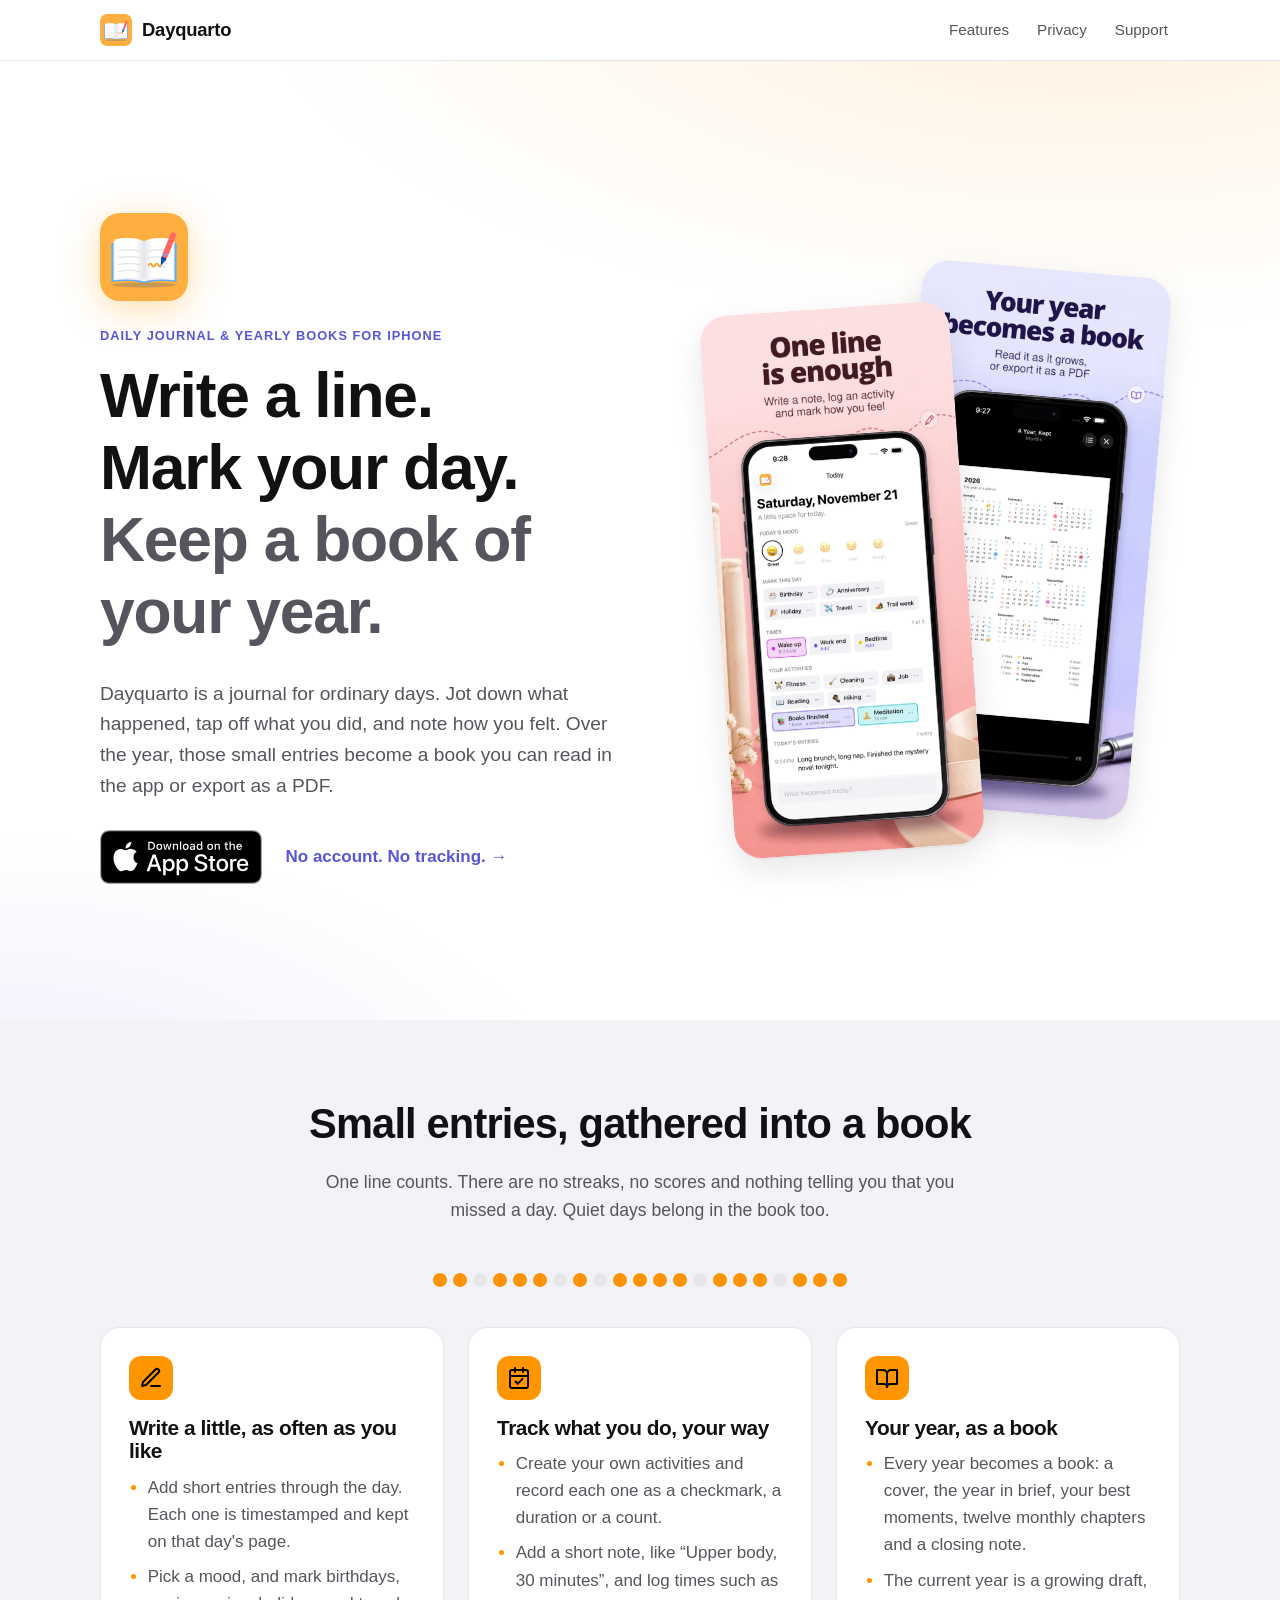
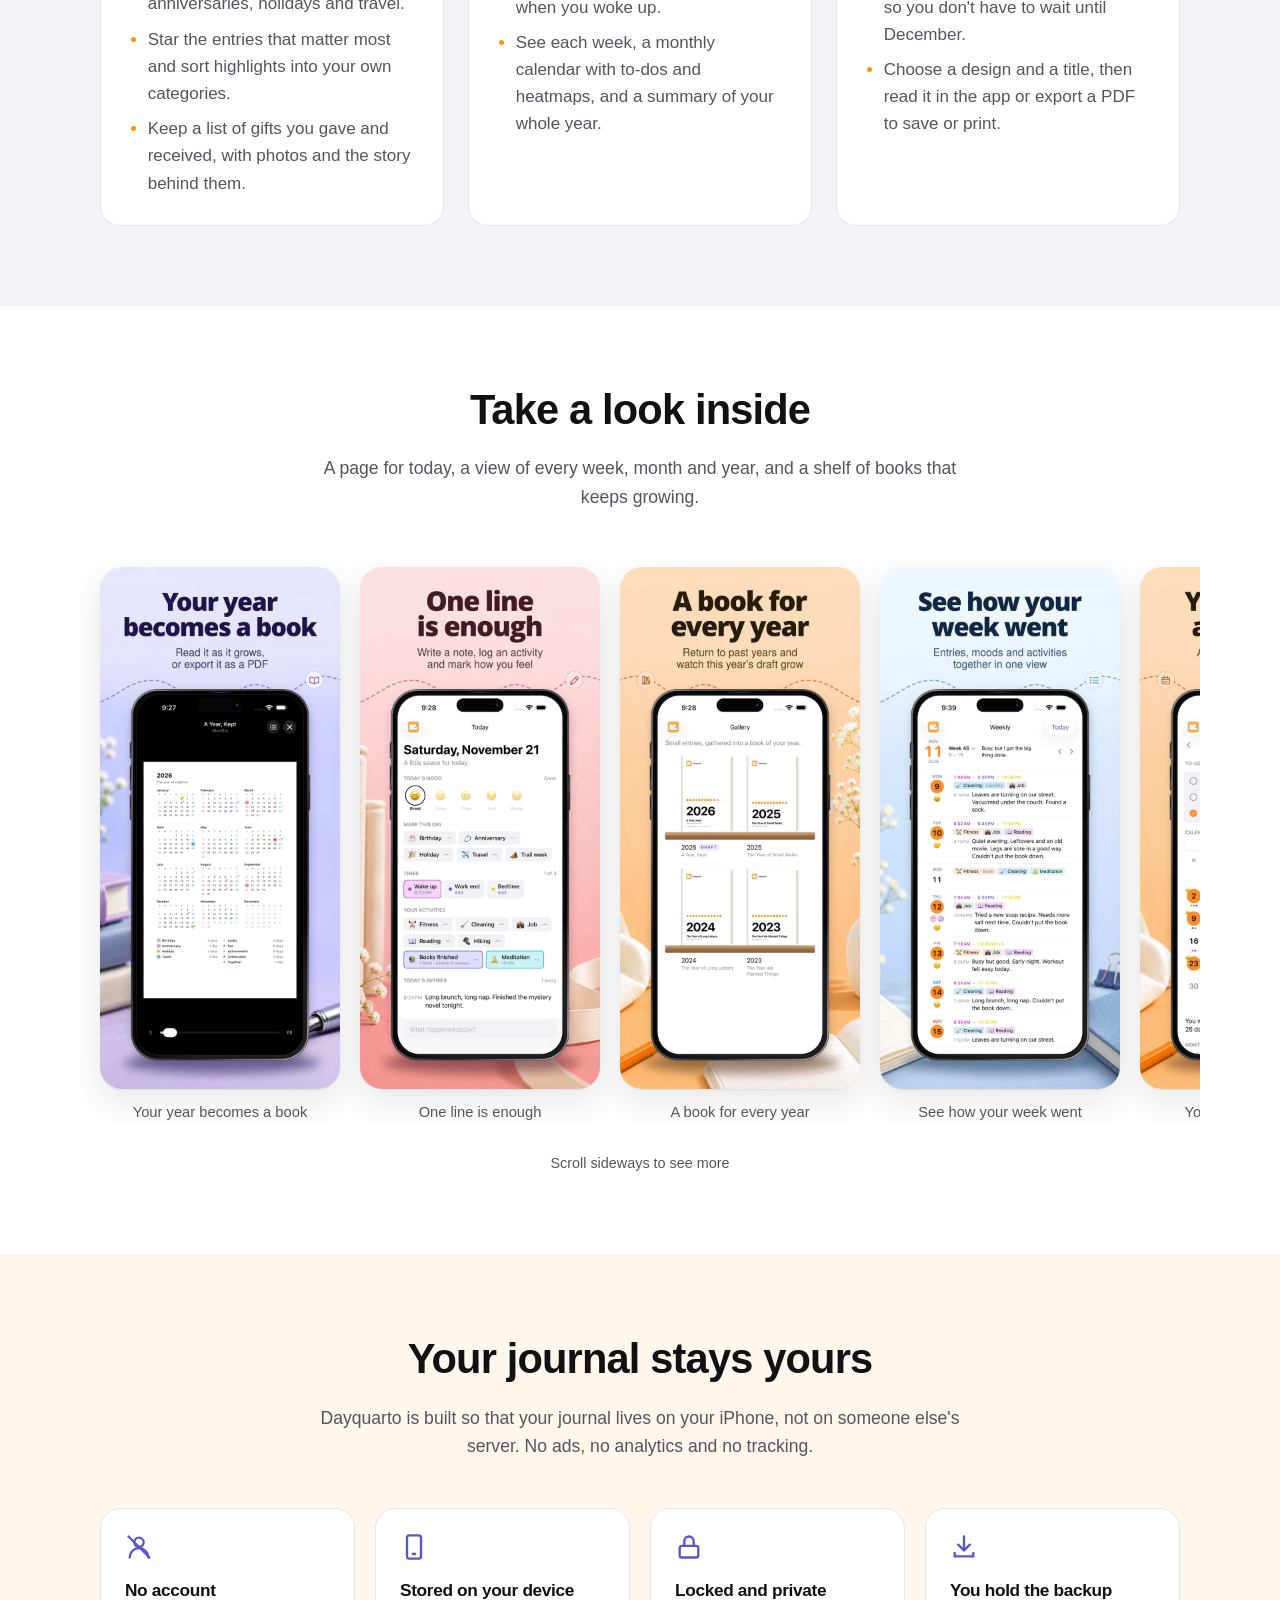
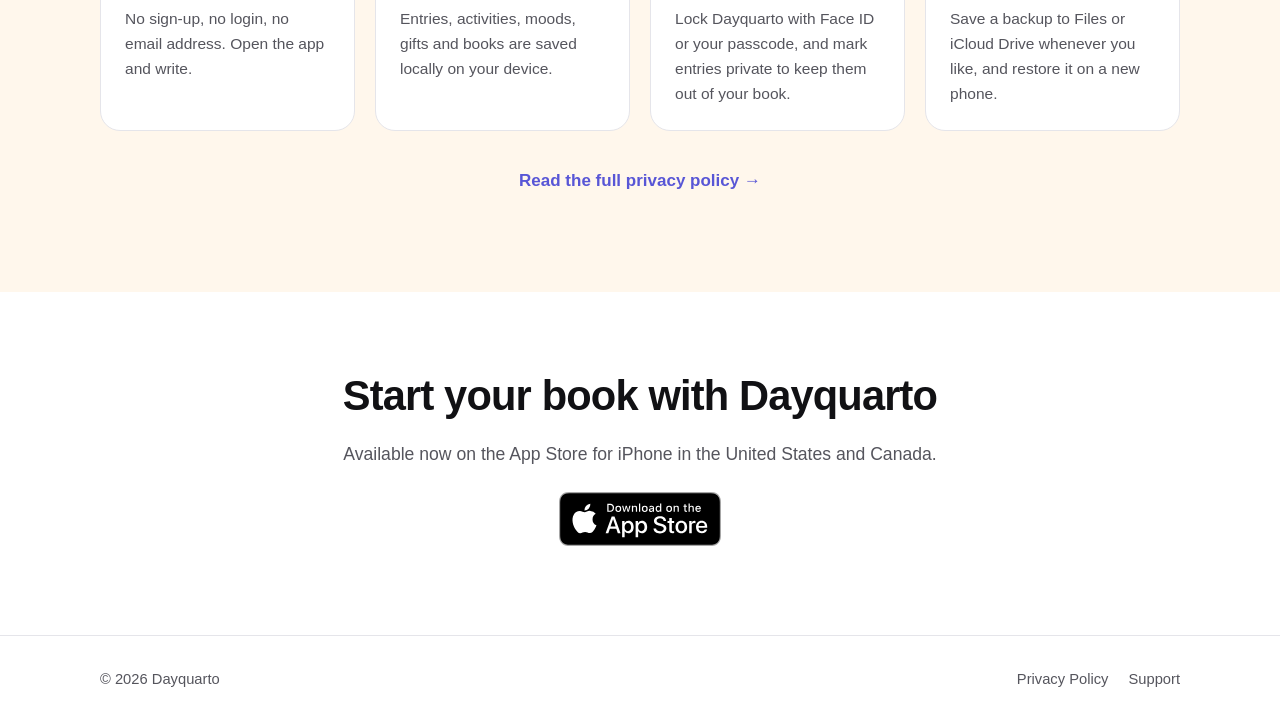
<file: index.html>
<!doctype html>
<html lang="en">
<head>
  <meta charset="utf-8">
  <meta name="viewport" content="width=device-width, initial-scale=1, viewport-fit=cover">
  <title>Dayquarto — Daily Journal &amp; Yearly Books for iPhone</title>
  <meta name="description" content="Write a line, log what you did, and watch your year become a book. Read it as it grows, or export it as a PDF. No account. Your journal stays on your device.">
  <meta name="theme-color" content="#ff9500">
  <meta name="apple-itunes-app" content="app-id=6837997594">
  <link rel="canonical" href="https://dayquarto.com/">
  <link rel="icon" href="assets/img/favicon.svg" type="image/svg+xml">
  <link rel="apple-touch-icon" href="assets/img/apple-touch-icon.png">
  <meta property="og:type" content="website">
  <meta property="og:site_name" content="Dayquarto">
  <meta property="og:title" content="Dayquarto — Write a line. Mark your day. Keep a book of your year.">
  <meta property="og:description" content="A daily journal for ordinary days. Small entries, activities and moods grow into a book of your year that you can read in the app or export as a PDF.">
  <meta property="og:url" content="https://dayquarto.com/">
  <meta property="og:image" content="https://dayquarto.com/assets/img/icon-512.png">
  <link rel="stylesheet" href="assets/css/style.css?v=1">
</head>
<body>
  <a class="skip-link" href="#main">Skip to content</a>

  <header class="site-header">
    <div class="wrap">
      <a class="brand" href="./" aria-label="Dayquarto home">
        <img src="assets/img/favicon.svg" alt="" width="32" height="32">
        Dayquarto
      </a>
      <nav class="site-nav" aria-label="Main">
        <a href="#features">Features</a>
        <a href="privacy/">Privacy</a>
        <a href="support/">Support</a>
      </nav>
    </div>
  </header>

  <main id="main">
    <section class="hero" aria-labelledby="hero-title">
      <div class="wrap">
        <div>
          <img class="app-icon" src="assets/img/favicon.svg" alt="Dayquarto app icon" width="88" height="88">
          <span class="eyebrow">Daily journal &amp; yearly books for iPhone</span>
          <h1 id="hero-title">
            <span>Write a line.</span>
            <span>Mark your day.</span>
            <span class="muted">Keep a book of your year.</span>
          </h1>
          <p class="lede">Dayquarto is a journal for ordinary days. Jot down what happened, tap off what you did, and note how you felt. Over the year, those small entries become a book you can read in the app or export as a PDF.</p>
          <div class="hero-actions">
            <a class="store-badge" href="https://apps.apple.com/app/id6837997594" rel="noopener">
              <img src="assets/img/app-store-badge.svg" alt="Download on the App Store" width="162" height="54">
            </a>
            <a class="btn-link" href="#privacy">No account. No tracking. &rarr;</a>
          </div>
        </div>
        <div class="hero-art" aria-hidden="true">
          <img class="back" src="assets/img/01-yearly-book.webp" alt="" width="720" height="1566" fetchpriority="high">
          <img class="front" src="assets/img/02-daily-journal.webp" alt="" width="720" height="1566" fetchpriority="high">
        </div>
      </div>
    </section>

    <section id="features" class="soft" aria-labelledby="features-title">
      <div class="wrap">
        <div class="section-head">
          <h2 id="features-title">Small entries, gathered into a book</h2>
          <p>One line counts. There are no streaks, no scores and nothing telling you that you missed a day. Quiet days belong in the book too.</p>
        </div>
        <div class="dots" aria-hidden="true">
          <span class="on"></span><span class="on"></span><span></span><span class="on"></span><span class="on"></span><span class="on"></span><span></span>
          <span class="on"></span><span></span><span class="on"></span><span class="on"></span><span class="on"></span><span class="on"></span><span></span>
          <span class="on"></span><span class="on"></span><span class="on"></span><span></span><span class="on"></span><span class="on"></span><span class="on"></span>
        </div>
        <div class="pillars">
          <article class="pillar">
            <div class="icon"><svg viewBox="0 0 24 24" fill="none" stroke="currentColor" stroke-width="2" stroke-linecap="round" stroke-linejoin="round" aria-hidden="true"><path d="M12 20h9"/><path d="M16.5 3.5a2.1 2.1 0 0 1 3 3L7 19l-4 1 1-4z"/></svg></div>
            <h3>Write a little, as often as you like</h3>
            <ul>
              <li>Add short entries through the day. Each one is timestamped and kept on that day's page.</li>
              <li>Pick a mood, and mark birthdays, anniversaries, holidays and travel.</li>
              <li>Star the entries that matter most and sort highlights into your own categories.</li>
              <li>Keep a list of gifts you gave and received, with photos and the story behind them.</li>
            </ul>
          </article>
          <article class="pillar">
            <div class="icon"><svg viewBox="0 0 24 24" fill="none" stroke="currentColor" stroke-width="2" stroke-linecap="round" stroke-linejoin="round" aria-hidden="true"><rect x="3" y="4" width="18" height="18" rx="2"/><path d="M16 2v4M8 2v4M3 10h18"/><path d="M8.5 15.5l2.2 2.2 4.8-4.8"/></svg></div>
            <h3>Track what you do, your way</h3>
            <ul>
              <li>Create your own activities and record each one as a checkmark, a duration or a count.</li>
              <li>Add a short note, like &ldquo;Upper body, 30 minutes&rdquo;, and log times such as when you woke up.</li>
              <li>See each week, a monthly calendar with to-dos and heatmaps, and a summary of your whole year.</li>
            </ul>
          </article>
          <article class="pillar">
            <div class="icon"><svg viewBox="0 0 24 24" fill="none" stroke="currentColor" stroke-width="2" stroke-linecap="round" stroke-linejoin="round" aria-hidden="true"><path d="M2 4h6a4 4 0 0 1 4 4v13a3 3 0 0 0-3-3H2z"/><path d="M22 4h-6a4 4 0 0 0-4 4v13a3 3 0 0 1 3-3h7z"/></svg></div>
            <h3>Your year, as a book</h3>
            <ul>
              <li>Every year becomes a book: a cover, the year in brief, your best moments, twelve monthly chapters and a closing note.</li>
              <li>The current year is a growing draft, so you don't have to wait until December.</li>
              <li>Choose a design and a title, then read it in the app or export a PDF to save or print.</li>
            </ul>
          </article>
        </div>
      </div>
    </section>

    <section aria-labelledby="tour-title">
      <div class="wrap">
        <div class="section-head">
          <h2 id="tour-title">Take a look inside</h2>
          <p>A page for today, a view of every week, month and year, and a shelf of books that keeps growing.</p>
        </div>
        <div class="gallery" tabindex="0" aria-label="App screenshots">
          <figure>
            <img src="assets/img/01-yearly-book.webp" width="720" height="1566" loading="lazy" alt="Book reader showing the year at a glance: twelve small month calendars with marked days, and a legend of day marks and highlights.">
            <figcaption>Your year becomes a book</figcaption>
          </figure>
          <figure>
            <img src="assets/img/02-daily-journal.webp" width="720" height="1566" loading="lazy" alt="Today page with the day's mood, day marks, logged times, activity chips and a short timestamped entry.">
            <figcaption>One line is enough</figcaption>
          </figure>
          <figure>
            <img src="assets/img/03-book-gallery.webp" width="720" height="1566" loading="lazy" alt="Gallery shelf with a book for each year: 2026 marked as a draft, then 2025, 2024 and 2023.">
            <figcaption>A book for every year</figcaption>
          </figure>
          <figure>
            <img src="assets/img/04-weekly-view.webp" width="720" height="1566" loading="lazy" alt="Weekly page listing each day with its times, activities, mood and entries.">
            <figcaption>See how your week went</figcaption>
          </figure>
          <figure>
            <img src="assets/img/05-monthly-calendar.webp" width="720" height="1566" loading="lazy" alt="Monthly page with a to-do list and a calendar where days with entries are filled orange.">
            <figcaption>Your month at a glance</figcaption>
          </figure>
          <figure>
            <img src="assets/img/06-yearly-summary.webp" width="720" height="1566" loading="lazy" alt="Yearly page with a goals and wishes list, a heatmap of the year, and activity rows with twelve month squares.">
            <figcaption>See what you did this year</figcaption>
          </figure>
          <figure>
            <img src="assets/img/07-gift-journal.webp" width="720" height="1566" loading="lazy" alt="Gifts list grouped by month, each with a photo, who it was from or for, the occasion and a short story.">
            <figcaption>Remember every gift</figcaption>
          </figure>
          <figure>
            <img src="assets/img/08-privacy.webp" width="720" height="1566" loading="lazy" alt="Settings with the daily reminder, Lock with Face ID, and options to save and restore a backup.">
            <figcaption>Your journal stays private</figcaption>
          </figure>
        </div>
        <p class="gallery-hint">Scroll sideways to see more</p>
      </div>
    </section>

    <section id="privacy" class="warm" aria-labelledby="privacy-title">
      <div class="wrap">
        <div class="section-head">
          <h2 id="privacy-title">Your journal stays yours</h2>
          <p>Dayquarto is built so that your journal lives on your iPhone, not on someone else's server. No ads, no analytics and no tracking.</p>
        </div>
        <div class="privacy-grid">
          <div class="privacy-card">
            <svg viewBox="0 0 24 24" fill="none" stroke="currentColor" stroke-width="2" stroke-linecap="round" stroke-linejoin="round" aria-hidden="true"><circle cx="12" cy="8" r="4"/><path d="M4 21a8 8 0 0 1 16 0"/><path d="M3 3l18 18"/></svg>
            <h3>No account</h3>
            <p>No sign-up, no login, no email address. Open the app and write.</p>
          </div>
          <div class="privacy-card">
            <svg viewBox="0 0 24 24" fill="none" stroke="currentColor" stroke-width="2" stroke-linecap="round" stroke-linejoin="round" aria-hidden="true"><rect x="6" y="2" width="12" height="20" rx="2"/><path d="M11 18h2"/></svg>
            <h3>Stored on your device</h3>
            <p>Entries, activities, moods, gifts and books are saved locally on your device.</p>
          </div>
          <div class="privacy-card">
            <svg viewBox="0 0 24 24" fill="none" stroke="currentColor" stroke-width="2" stroke-linecap="round" stroke-linejoin="round" aria-hidden="true"><rect x="4" y="11" width="16" height="10" rx="2"/><path d="M8 11V7a4 4 0 0 1 8 0v4"/></svg>
            <h3>Locked and private</h3>
            <p>Lock Dayquarto with Face ID or your passcode, and mark entries private to keep them out of your book.</p>
          </div>
          <div class="privacy-card">
            <svg viewBox="0 0 24 24" fill="none" stroke="currentColor" stroke-width="2" stroke-linecap="round" stroke-linejoin="round" aria-hidden="true"><path d="M12 3v12M7 10l5 5 5-5"/><path d="M4 17v3h16v-3"/></svg>
            <h3>You hold the backup</h3>
            <p>Save a backup to Files or iCloud Drive whenever you like, and restore it on a new phone.</p>
          </div>
        </div>
        <p class="center"><a class="btn-link" href="privacy/">Read the full privacy policy &rarr;</a></p>
      </div>
    </section>

    <section class="download" aria-labelledby="download-title">
      <div class="wrap">
        <h2 id="download-title">Start your book with Dayquarto</h2>
        <p>Available now on the App Store for iPhone in the United States and Canada.</p>
        <a class="store-badge" href="https://apps.apple.com/app/id6837997594" rel="noopener">
          <img src="assets/img/app-store-badge.svg" alt="Download on the App Store" width="162" height="54">
        </a>
      </div>
    </section>
  </main>

  <footer class="site-footer">
    <div class="wrap">
      <span>&copy; 2026 Dayquarto</span>
      <nav aria-label="Footer">
        <a href="privacy/">Privacy Policy</a>
        <a href="support/">Support</a>
      </nav>
    </div>
  </footer>
</body>
</html>
</file>
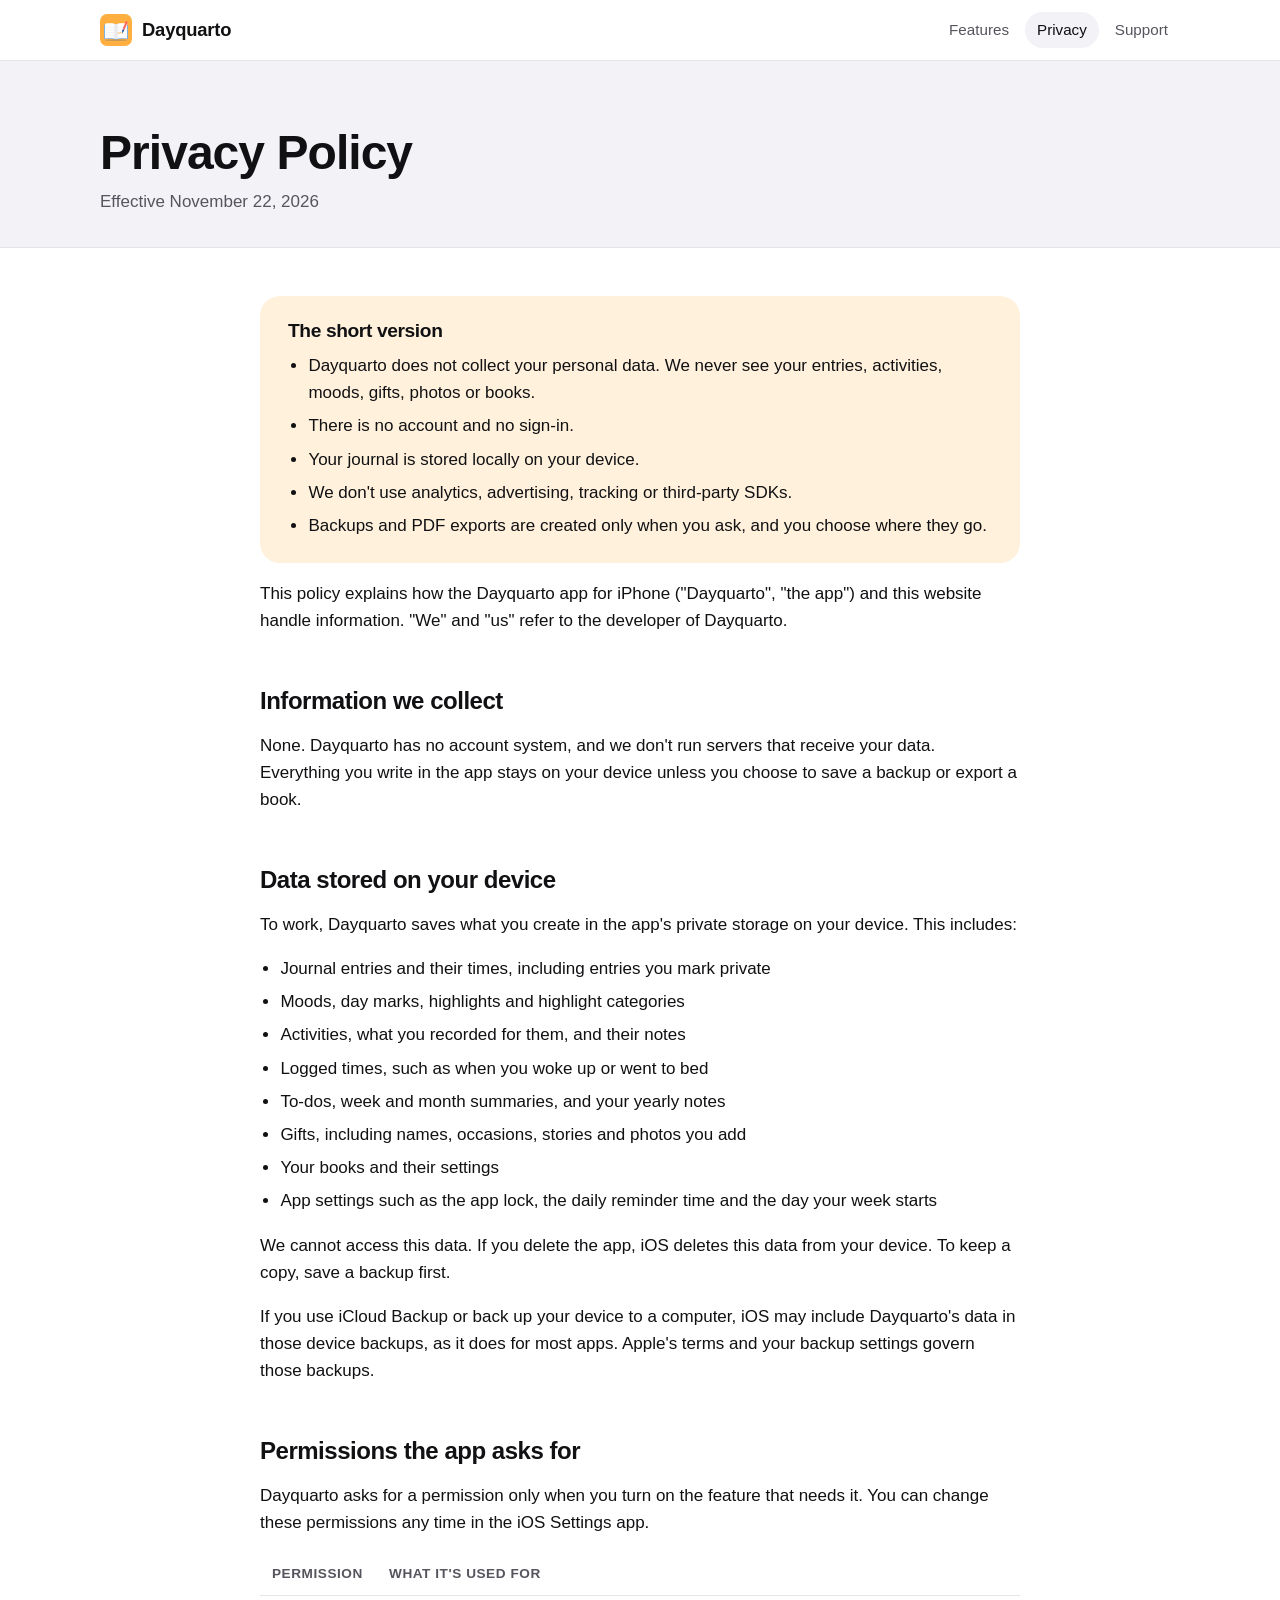
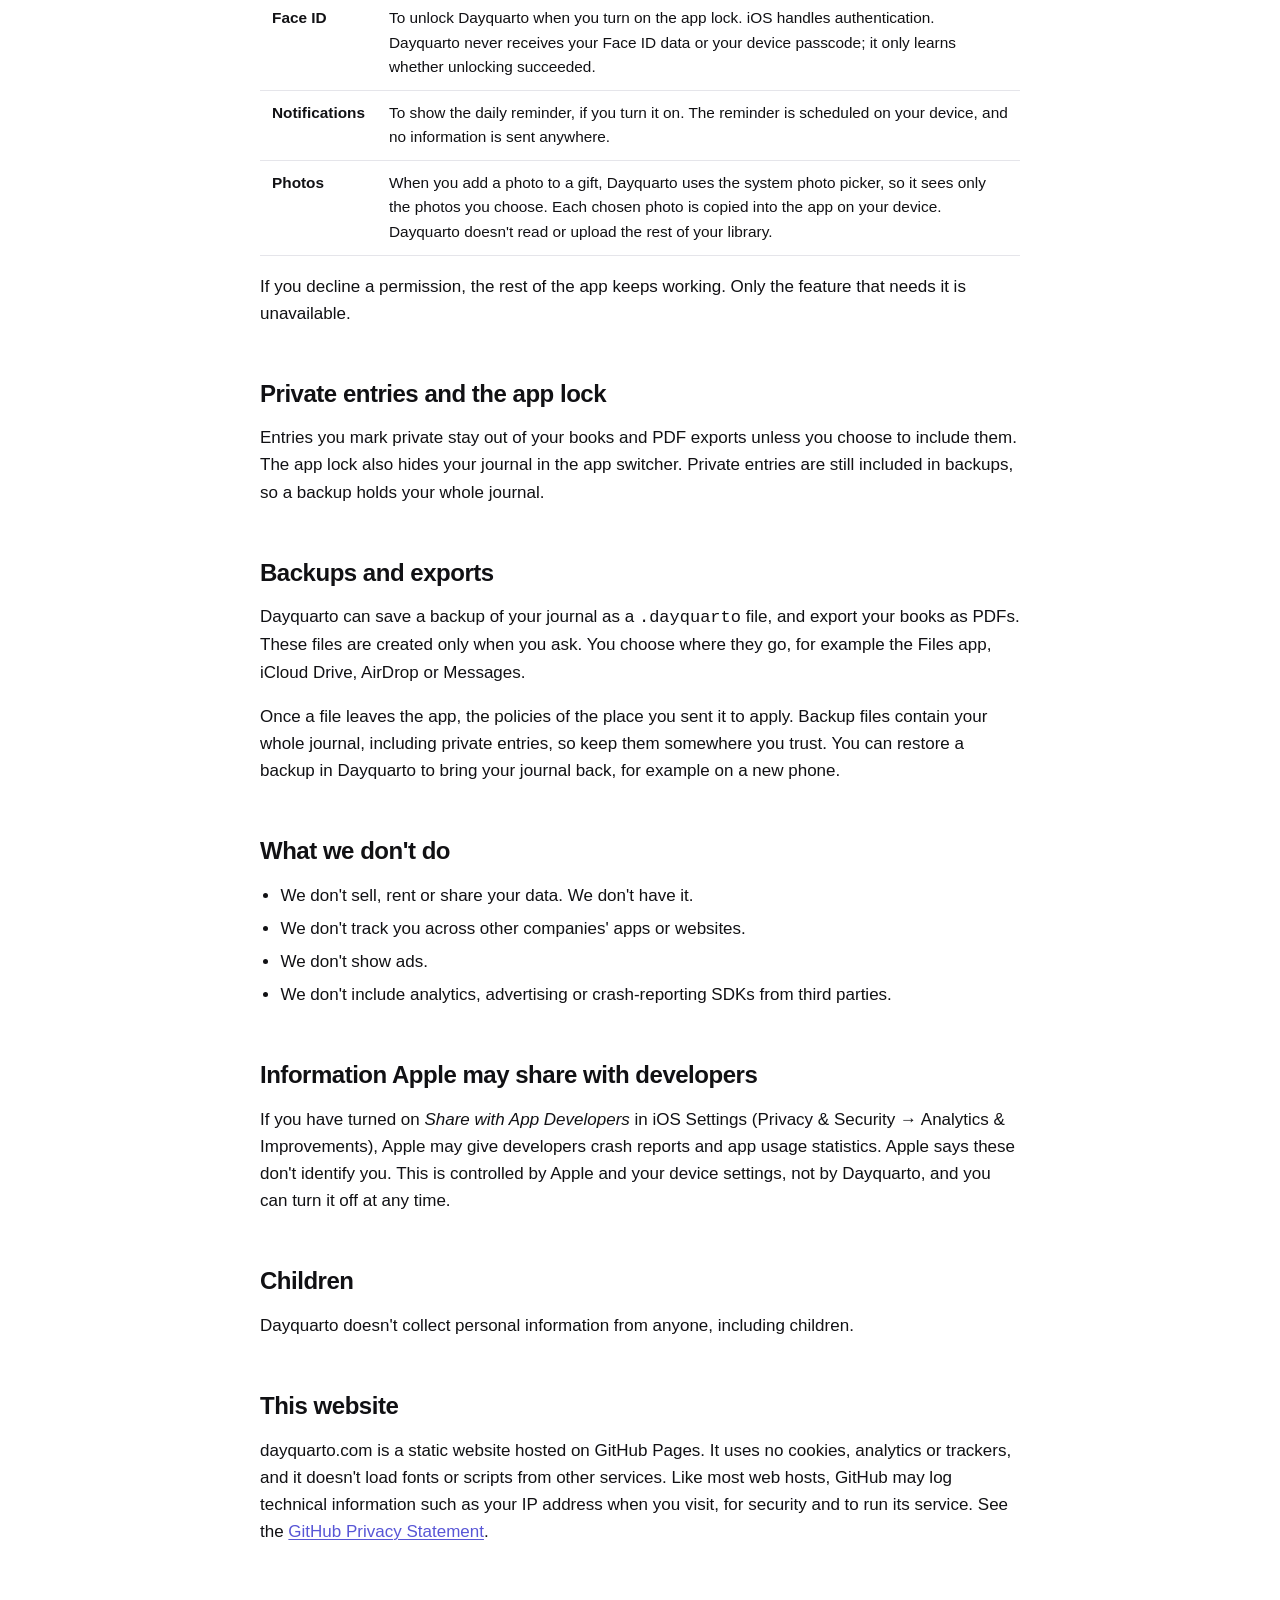
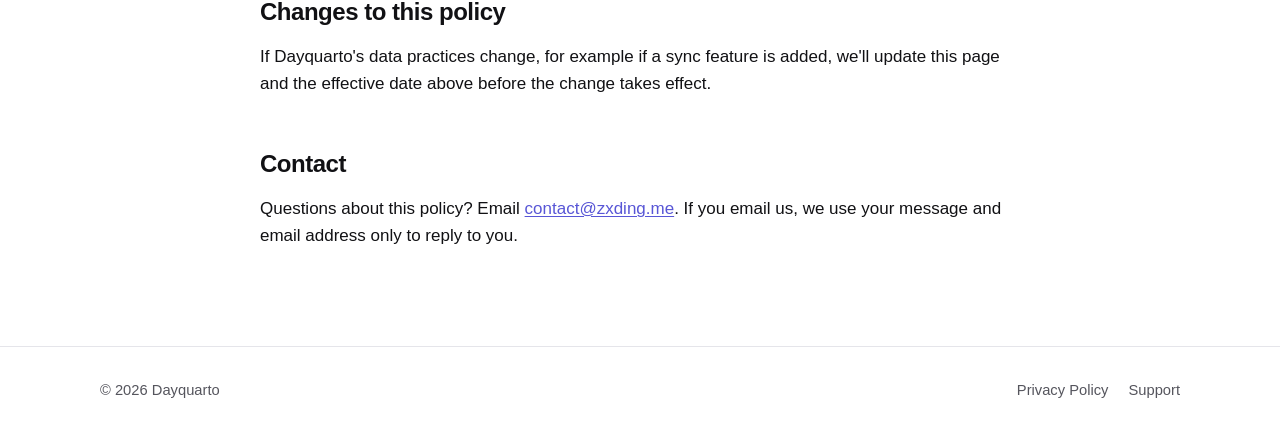
<file: privacy/index.html>
<!doctype html>
<html lang="en">
<head>
  <meta charset="utf-8">
  <meta name="viewport" content="width=device-width, initial-scale=1, viewport-fit=cover">
  <title>Privacy Policy — Dayquarto</title>
  <meta name="description" content="Dayquarto does not collect your personal data. No account, no analytics, no ads. Your journal is stored on your device.">
  <meta name="theme-color" content="#ff9500">
  <link rel="canonical" href="https://dayquarto.com/privacy/">
  <link rel="icon" href="../assets/img/favicon.svg" type="image/svg+xml">
  <link rel="apple-touch-icon" href="../assets/img/apple-touch-icon.png">
  <link rel="stylesheet" href="../assets/css/style.css?v=1">
</head>
<body>
  <a class="skip-link" href="#main">Skip to content</a>

  <header class="site-header">
    <div class="wrap">
      <a class="brand" href="../" aria-label="Dayquarto home">
        <img src="../assets/img/favicon.svg" alt="" width="32" height="32">
        Dayquarto
      </a>
      <nav class="site-nav" aria-label="Main">
        <a href="../#features">Features</a>
        <a href="./" aria-current="page">Privacy</a>
        <a href="../support/">Support</a>
      </nav>
    </div>
  </header>

  <main id="main">
    <div class="page-head">
      <div class="wrap">
        <h1>Privacy Policy</h1>
        <p>Effective November 22, 2026</p>
      </div>
    </div>

    <div class="wrap">
      <article class="prose">
        <div class="summary-box">
          <h2>The short version</h2>
          <ul>
            <li>Dayquarto does not collect your personal data. We never see your entries, activities, moods, gifts, photos or books.</li>
            <li>There is no account and no sign-in.</li>
            <li>Your journal is stored locally on your device.</li>
            <li>We don't use analytics, advertising, tracking or third-party SDKs.</li>
            <li>Backups and PDF exports are created only when you ask, and you choose where they go.</li>
          </ul>
        </div>

        <p>This policy explains how the Dayquarto app for iPhone ("Dayquarto", "the app") and this website handle information. "We" and "us" refer to the developer of Dayquarto.</p>

        <h2>Information we collect</h2>
        <p>None. Dayquarto has no account system, and we don't run servers that receive your data. Everything you write in the app stays on your device unless you choose to save a backup or export a book.</p>

        <h2>Data stored on your device</h2>
        <p>To work, Dayquarto saves what you create in the app's private storage on your device. This includes:</p>
        <ul>
          <li>Journal entries and their times, including entries you mark private</li>
          <li>Moods, day marks, highlights and highlight categories</li>
          <li>Activities, what you recorded for them, and their notes</li>
          <li>Logged times, such as when you woke up or went to bed</li>
          <li>To-dos, week and month summaries, and your yearly notes</li>
          <li>Gifts, including names, occasions, stories and photos you add</li>
          <li>Your books and their settings</li>
          <li>App settings such as the app lock, the daily reminder time and the day your week starts</li>
        </ul>
        <p>We cannot access this data. If you delete the app, iOS deletes this data from your device. To keep a copy, save a backup first.</p>
        <p>If you use iCloud Backup or back up your device to a computer, iOS may include Dayquarto's data in those device backups, as it does for most apps. Apple's terms and your backup settings govern those backups.</p>

        <h2>Permissions the app asks for</h2>
        <p>Dayquarto asks for a permission only when you turn on the feature that needs it. You can change these permissions any time in the iOS Settings app.</p>
        <div class="table-scroll">
          <table>
            <thead>
              <tr><th>Permission</th><th>What it's used for</th></tr>
            </thead>
            <tbody>
              <tr>
                <td><strong>Face ID</strong></td>
                <td>To unlock Dayquarto when you turn on the app lock. iOS handles authentication. Dayquarto never receives your Face ID data or your device passcode; it only learns whether unlocking succeeded.</td>
              </tr>
              <tr>
                <td><strong>Notifications</strong></td>
                <td>To show the daily reminder, if you turn it on. The reminder is scheduled on your device, and no information is sent anywhere.</td>
              </tr>
              <tr>
                <td><strong>Photos</strong></td>
                <td>When you add a photo to a gift, Dayquarto uses the system photo picker, so it sees only the photos you choose. Each chosen photo is copied into the app on your device. Dayquarto doesn't read or upload the rest of your library.</td>
              </tr>
            </tbody>
          </table>
        </div>
        <p>If you decline a permission, the rest of the app keeps working. Only the feature that needs it is unavailable.</p>

        <h2>Private entries and the app lock</h2>
        <p>Entries you mark private stay out of your books and PDF exports unless you choose to include them. The app lock also hides your journal in the app switcher. Private entries are still included in backups, so a backup holds your whole journal.</p>

        <h2>Backups and exports</h2>
        <p>Dayquarto can save a backup of your journal as a <code>.dayquarto</code> file, and export your books as PDFs. These files are created only when you ask. You choose where they go, for example the Files app, iCloud Drive, AirDrop or Messages.</p>
        <p>Once a file leaves the app, the policies of the place you sent it to apply. Backup files contain your whole journal, including private entries, so keep them somewhere you trust. You can restore a backup in Dayquarto to bring your journal back, for example on a new phone.</p>

        <h2>What we don't do</h2>
        <ul>
          <li>We don't sell, rent or share your data. We don't have it.</li>
          <li>We don't track you across other companies' apps or websites.</li>
          <li>We don't show ads.</li>
          <li>We don't include analytics, advertising or crash-reporting SDKs from third parties.</li>
        </ul>

        <h2>Information Apple may share with developers</h2>
        <p>If you have turned on <em>Share with App Developers</em> in iOS Settings (Privacy &amp; Security &rarr; Analytics &amp; Improvements), Apple may give developers crash reports and app usage statistics. Apple says these don't identify you. This is controlled by Apple and your device settings, not by Dayquarto, and you can turn it off at any time.</p>

        <h2>Children</h2>
        <p>Dayquarto doesn't collect personal information from anyone, including children.</p>

        <h2>This website</h2>
        <p>dayquarto.com is a static website hosted on GitHub Pages. It uses no cookies, analytics or trackers, and it doesn't load fonts or scripts from other services. Like most web hosts, GitHub may log technical information such as your IP address when you visit, for security and to run its service. See the <a href="https://docs.github.com/en/site-policy/privacy-policies/github-general-privacy-statement" rel="noopener">GitHub Privacy Statement</a>.</p>

        <h2>Changes to this policy</h2>
        <p>If Dayquarto's data practices change, for example if a sync feature is added, we'll update this page and the effective date above before the change takes effect.</p>

        <h2>Contact</h2>
        <p>Questions about this policy? Email <a href="mailto:contact@zxding.me">contact@zxding.me</a>. If you email us, we use your message and email address only to reply to you.</p>
      </article>
    </div>
  </main>

  <footer class="site-footer">
    <div class="wrap">
      <span>&copy; 2026 Dayquarto</span>
      <nav aria-label="Footer">
        <a href="./">Privacy Policy</a>
        <a href="../support/">Support</a>
      </nav>
    </div>
  </footer>
</body>
</html>
</file>
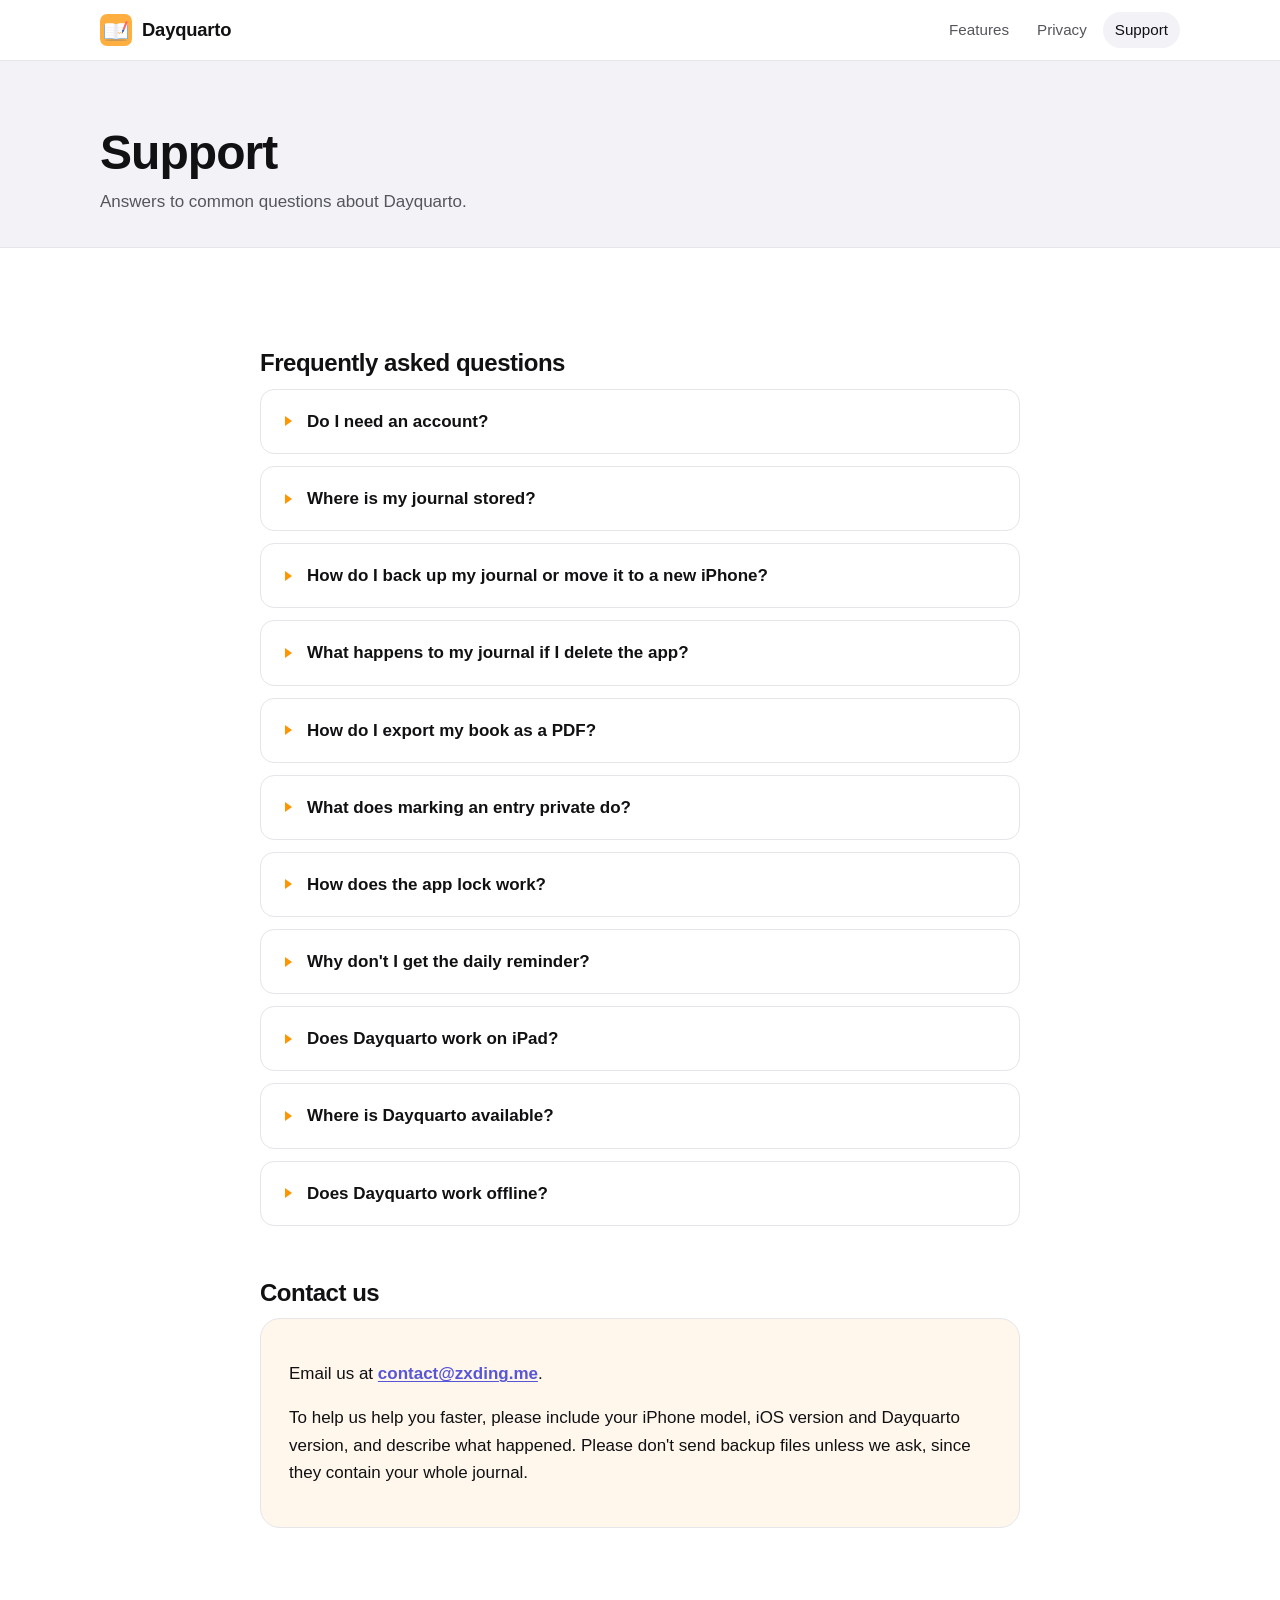
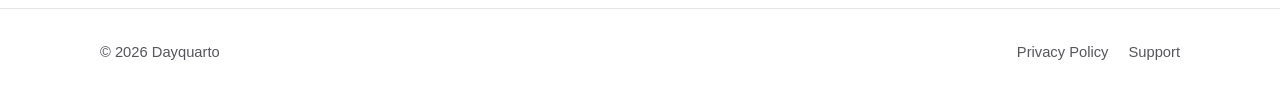
<file: support/index.html>
<!doctype html>
<html lang="en">
<head>
  <meta charset="utf-8">
  <meta name="viewport" content="width=device-width, initial-scale=1, viewport-fit=cover">
  <title>Support — Dayquarto</title>
  <meta name="description" content="Help with Dayquarto: backups, the app lock, PDF books, reminders and contact information.">
  <meta name="theme-color" content="#ff9500">
  <link rel="canonical" href="https://dayquarto.com/support/">
  <link rel="icon" href="../assets/img/favicon.svg" type="image/svg+xml">
  <link rel="apple-touch-icon" href="../assets/img/apple-touch-icon.png">
  <link rel="stylesheet" href="../assets/css/style.css?v=1">
</head>
<body>
  <a class="skip-link" href="#main">Skip to content</a>

  <header class="site-header">
    <div class="wrap">
      <a class="brand" href="../" aria-label="Dayquarto home">
        <img src="../assets/img/favicon.svg" alt="" width="32" height="32">
        Dayquarto
      </a>
      <nav class="site-nav" aria-label="Main">
        <a href="../#features">Features</a>
        <a href="../privacy/">Privacy</a>
        <a href="./" aria-current="page">Support</a>
      </nav>
    </div>
  </header>

  <main id="main">
    <div class="page-head">
      <div class="wrap">
        <h1>Support</h1>
        <p>Answers to common questions about Dayquarto.</p>
      </div>
    </div>

    <div class="wrap">
      <article class="prose">
        <h2>Frequently asked questions</h2>
        <div class="faq">
          <details>
            <summary>Do I need an account?</summary>
            <p>No. Dayquarto has no sign-up or login. Install it and start writing.</p>
          </details>
          <details>
            <summary>Where is my journal stored?</summary>
            <p>On your device. Your entries, activities, moods, gifts and books are saved locally and never sent to us. See the <a href="../privacy/">Privacy Policy</a> for details.</p>
          </details>
          <details>
            <summary>How do I back up my journal or move it to a new iPhone?</summary>
            <p>Open Settings and tap <strong>Save a backup</strong> under Backup. This makes a <code>.dayquarto</code> file that holds your whole journal, including private entries. Save it to Files or iCloud Drive. On the other device, install Dayquarto, open Settings and tap <strong>Restore from a backup</strong>. Restoring replaces everything in the app with exactly what the backup holds; your settings aren't changed. Because your journal isn't stored on our servers, a backup file is how you keep a copy.</p>
          </details>
          <details>
            <summary>What happens to my journal if I delete the app?</summary>
            <p>iOS deletes Dayquarto's data from your device when you delete the app. Save a backup first if you want to keep your journal. Backups and PDFs you saved elsewhere stay where you put them.</p>
          </details>
          <details>
            <summary>How do I export my book as a PDF?</summary>
            <p>Open Gallery and tap a year's book. In the book reader, tap the share button to export a PDF, then save or print it. The current year's book is a draft that grows as you write, so you can export it at any time.</p>
          </details>
          <details>
            <summary>What does marking an entry private do?</summary>
            <p>Private entries stay out of your books and PDF exports unless you choose to include them. Tap the lock while writing, or press and hold an entry, to make it private. Private entries are still included in backups.</p>
          </details>
          <details>
            <summary>How does the app lock work?</summary>
            <p>Turn on <strong>Lock with Face ID</strong> in Settings under Privacy. Dayquarto then asks for Face ID, or your device passcode, when you open it, and hides your journal in the app switcher. The lock needs a device passcode; if you haven't set one, turn it on in the iOS Settings app first.</p>
          </details>
          <details>
            <summary>Why don't I get the daily reminder?</summary>
            <p>Turn on <strong>Daily reminder</strong> in Settings and pick a time. If it still doesn't appear, allow notifications for Dayquarto in the iOS Settings app under Notifications.</p>
          </details>
          <details>
            <summary>Does Dayquarto work on iPad?</summary>
            <p>No. Dayquarto is made for iPhone only.</p>
          </details>
          <details>
            <summary>Where is Dayquarto available?</summary>
            <p>For now, Dayquarto is available on the App Store in the United States and Canada only.</p>
          </details>
          <details>
            <summary>Does Dayquarto work offline?</summary>
            <p>Yes. Because your journal is stored on your iPhone, you can write, read your books and export PDFs without an internet connection.</p>
          </details>
        </div>

        <h2>Contact us</h2>
        <div class="contact-card">
          <p>Email us at <a href="mailto:contact@zxding.me"><strong>contact@zxding.me</strong></a>.</p>
          <p>To help us help you faster, please include your iPhone model, iOS version and Dayquarto version, and describe what happened. Please don't send backup files unless we ask, since they contain your whole journal.</p>
        </div>
      </article>
    </div>
  </main>

  <footer class="site-footer">
    <div class="wrap">
      <span>&copy; 2026 Dayquarto</span>
      <nav aria-label="Footer">
        <a href="../privacy/">Privacy Policy</a>
        <a href="./">Support</a>
      </nav>
    </div>
  </footer>
</body>
</html>
</file>
<file: assets/css/style.css>
/* Dayquarto — shared styles
   Colors follow the app's design tokens (Dayfolio/Design/tokens.json):
   orange is a fill only, never text on white; indigo carries colored text and links. */

:root {
  --bg: #ffffff;
  --bg-soft: #f2f2f7;          /* system-gray6 */
  --bg-warm: #fff7ec;
  --surface: #ffffff;
  --text: #111114;
  --text-muted: #55555d;
  --border: #e5e5ea;           /* system-gray5 */
  --accent: #5856d6;           /* system-indigo: links and colored text */
  --accent-strong: #4240b8;
  --accent-soft: #eeeefc;
  --brand: #ff9500;            /* system-orange: fills and glyphs only */
  --brand-soft: #fff1dc;
  --on-brand: #000000;
  --shadow: 0 1px 2px rgba(17, 17, 20, 0.06), 0 12px 32px rgba(17, 17, 20, 0.10);
  --radius: 20px;
  --max: 1120px;
  --font-sans: -apple-system, BlinkMacSystemFont, "SF Pro Text", "Segoe UI", Roboto, "Helvetica Neue", Arial, sans-serif;
  --font-display: -apple-system, BlinkMacSystemFont, "SF Pro Display", "Segoe UI", Roboto, "Helvetica Neue", Arial, sans-serif;
  --font-rounded: ui-rounded, "SF Pro Rounded", -apple-system, BlinkMacSystemFont, system-ui, sans-serif;
  color-scheme: light;
}

@media (prefers-color-scheme: dark) {
  :root {
    --bg: #0b0b0d;
    --bg-soft: #1c1c1e;
    --bg-warm: #1c1710;
    --surface: #1c1c1e;
    --text: #f5f5f7;
    --text-muted: #a4a4ab;
    --border: #2c2c2e;
    --accent: #9492ff;
    --accent-strong: #b3b1ff;
    --accent-soft: #212045;
    --brand: #ff9f0a;
    --brand-soft: #3a2810;
    --on-brand: #000000;
    --shadow: 0 1px 2px rgba(0, 0, 0, 0.3), 0 12px 32px rgba(0, 0, 0, 0.4);
    color-scheme: dark;
  }
}

*, *::before, *::after { box-sizing: border-box; }

html { -webkit-text-size-adjust: 100%; scroll-behavior: smooth; }

body {
  margin: 0;
  background: var(--bg);
  color: var(--text);
  font: 17px/1.6 var(--font-sans);
  -webkit-font-smoothing: antialiased;
}

img { max-width: 100%; height: auto; display: block; }

a { color: var(--accent); text-decoration-thickness: 1px; text-underline-offset: 2px; }
a:hover { color: var(--accent-strong); }

h1, h2, h3 {
  font-family: var(--font-display);
  line-height: 1.15;
  letter-spacing: -0.02em;
  margin: 0 0 0.5em;
}

.wrap { max-width: var(--max); margin: 0 auto; padding-inline: 20px; }

.skip-link {
  position: absolute; left: -9999px; top: 8px;
  background: var(--accent); color: #fff; padding: 8px 14px; border-radius: 8px; z-index: 100;
}
.skip-link:focus { left: 8px; }

/* Header */
.site-header {
  position: sticky; top: 0; z-index: 50;
  background: color-mix(in srgb, var(--bg) 85%, transparent);
  backdrop-filter: saturate(180%) blur(14px);
  -webkit-backdrop-filter: saturate(180%) blur(14px);
  border-bottom: 1px solid var(--border);
}
.site-header .wrap {
  display: flex; align-items: center; justify-content: space-between; gap: 16px;
  min-height: 60px;
}
.brand {
  display: inline-flex; align-items: center; gap: 10px;
  color: var(--text); text-decoration: none; font-weight: 700; font-size: 1.15rem; letter-spacing: -0.01em;
}
.brand:hover { color: var(--text); }
.site-nav { display: flex; gap: 4px; flex-wrap: wrap; }
.site-nav a {
  color: var(--text-muted); text-decoration: none; font-size: 0.95rem; font-weight: 500;
  padding: 6px 12px; border-radius: 999px;
}
.site-nav a:hover, .site-nav a[aria-current="page"] { color: var(--text); background: var(--bg-soft); }

/* Buttons / badges */
.store-badge { display: inline-block; line-height: 0; }
.store-badge img { height: 54px; width: auto; }
.store-soon {
  display: inline-flex; flex-direction: column; justify-content: center;
  height: 54px; padding: 0 20px; border-radius: 12px;
  background: var(--text); color: var(--bg);
  line-height: 1.1; text-align: left;
}
.store-soon small { font-size: 0.72rem; font-weight: 500; letter-spacing: 0.01em; }
.store-soon strong { font-size: 1.2rem; font-weight: 600; letter-spacing: -0.01em; }
.btn-link {
  display: inline-flex; align-items: center; gap: 6px;
  font-weight: 600; text-decoration: none;
}

/* Hero */
.hero {
  background:
    radial-gradient(1200px 520px at 85% -10%, var(--brand-soft), transparent 70%),
    radial-gradient(800px 400px at 0% 110%, var(--accent-soft), transparent 70%);
  overflow: hidden;
}
.hero .wrap {
  display: grid; grid-template-columns: 1.05fr 1fr; gap: 48px; align-items: center;
  padding-block: 72px 56px;
}
.app-icon {
  width: 88px; height: 88px; margin-bottom: 20px;
  filter: drop-shadow(0 8px 18px rgba(255, 149, 0, 0.32));
}
.eyebrow {
  display: inline-block; font-size: 0.8rem; font-weight: 700; letter-spacing: 0.08em; text-transform: uppercase;
  color: var(--accent); margin-bottom: 14px;
}
.hero h1 { font-size: clamp(2.3rem, 5.2vw, 3.9rem); font-weight: 800; }
.hero h1 span { display: block; }
.hero h1 .muted { color: var(--text-muted); }
.hero .lede { font-size: 1.2rem; color: var(--text-muted); max-width: 34em; margin: 0 0 28px; }
.hero-actions { display: flex; flex-wrap: wrap; gap: 16px 24px; align-items: center; }
.hero-art { position: relative; height: 560px; }
.hero-art img {
  position: absolute; width: 250px; border-radius: 28px; box-shadow: var(--shadow);
}
.hero-art .back { right: 6%; top: 0; transform: rotate(5deg); }
.hero-art .front { left: 8%; top: 40px; transform: rotate(-4deg); }

/* Sections */
section { padding-block: 80px; }
.section-head { max-width: 680px; margin: 0 auto 48px; text-align: center; }
.section-head h2 { font-size: clamp(1.8rem, 3.6vw, 2.6rem); font-weight: 800; }
.section-head p { color: var(--text-muted); font-size: 1.1rem; margin: 0; }
.soft { background: var(--bg-soft); }
.warm { background: var(--bg-warm); }

/* Pillars */
.pillars { display: grid; grid-template-columns: repeat(3, 1fr); gap: 24px; }
.pillar {
  background: var(--surface); border: 1px solid var(--border); border-radius: var(--radius);
  padding: 28px;
}
.pillar .icon {
  width: 44px; height: 44px; border-radius: 12px; display: grid; place-items: center;
  background: var(--brand); color: var(--on-brand); margin-bottom: 16px;
}
.pillar .icon svg { width: 24px; height: 24px; }
.pillar h3 { font-size: 1.3rem; }
.pillar ul { margin: 0; padding-left: 1.1em; color: var(--text-muted); }
.pillar li + li { margin-top: 8px; }
.pillar li::marker { color: var(--brand); }

/* Year of dots: the app's "every day is one dot" motif */
.dots {
  display: flex; justify-content: center; gap: 6px; margin: 0 auto 40px; flex-wrap: wrap; max-width: 560px;
}
.dots span {
  width: 14px; height: 14px; border-radius: 50%; background: var(--border);
}
.dots span.on { background: var(--brand); }

/* Gallery */
.gallery {
  display: grid; grid-auto-flow: column; grid-auto-columns: 240px; gap: 20px;
  overflow-x: auto; scroll-snap-type: x mandatory;
  padding: 8px 20px 24px; margin-inline: -20px;
  scrollbar-width: thin;
}
.gallery figure { margin: 0; scroll-snap-align: center; }
.gallery img { border-radius: 22px; box-shadow: var(--shadow); }
.gallery figcaption { font-size: 0.92rem; color: var(--text-muted); margin-top: 12px; text-align: center; }
.gallery-hint { text-align: center; color: var(--text-muted); font-size: 0.9rem; margin: 4px 0 0; }

/* Privacy highlights */
.privacy-grid { display: grid; grid-template-columns: repeat(4, 1fr); gap: 20px; }
.privacy-card {
  background: var(--surface); border: 1px solid var(--border); border-radius: var(--radius); padding: 24px;
}
.privacy-card svg { width: 28px; height: 28px; color: var(--accent); margin-bottom: 12px; }
.privacy-card h3 { font-size: 1.08rem; margin-bottom: 6px; }
.privacy-card p { margin: 0; color: var(--text-muted); font-size: 0.97rem; }
.center { text-align: center; margin-top: 36px; }

/* Download call to action */
.download { text-align: center; }
.download h2 { font-size: clamp(1.8rem, 3.6vw, 2.6rem); font-weight: 800; }
.download p { color: var(--text-muted); font-size: 1.1rem; margin: 0 0 24px; }

/* Long-form pages */
.page-head { padding-block: 64px 32px; background: var(--bg-soft); border-bottom: 1px solid var(--border); }
.page-head h1 { font-size: clamp(2rem, 4.5vw, 3rem); font-weight: 800; margin-bottom: 8px; }
.page-head p { color: var(--text-muted); margin: 0; }
.prose { max-width: 760px; margin: 0 auto; padding-block: 48px 80px; }
.prose h2 { font-size: 1.5rem; margin-top: 2.2em; }
.prose h3 { font-size: 1.15rem; margin-top: 1.6em; }
.prose p, .prose li { color: var(--text); }
.prose ul { padding-left: 1.2em; }
.prose li + li { margin-top: 6px; }
.summary-box {
  background: var(--brand-soft); border-radius: var(--radius); padding: 24px 28px; margin-bottom: 8px;
}
.summary-box h2 { margin-top: 0; font-size: 1.2rem; }
.summary-box ul { margin: 0; }
.table-scroll { overflow-x: auto; margin: 16px 0; }
.prose table { width: 100%; border-collapse: collapse; font-size: 0.96rem; min-width: 520px; }
.prose th, .prose td { text-align: left; vertical-align: top; padding: 10px 12px; border-bottom: 1px solid var(--border); }
.prose th { color: var(--text-muted); font-weight: 600; font-size: 0.85rem; text-transform: uppercase; letter-spacing: 0.04em; }

.faq details {
  border: 1px solid var(--border); border-radius: 14px; padding: 4px 20px; background: var(--surface);
}
.faq details + details { margin-top: 12px; }
.faq summary {
  cursor: pointer; font-weight: 600; padding: 14px 0 14px 26px;
  list-style: none; position: relative;
}
.faq summary::-webkit-details-marker { display: none; }
.faq summary::before {
  content: ""; position: absolute; left: 4px; top: calc(14px + 0.8em);
  border-style: solid; border-width: 5px 0 5px 7px;
  border-color: transparent transparent transparent var(--brand);
  transform: translateY(-50%); transition: transform 0.15s ease;
}
.faq details[open] summary::before { transform: translateY(-50%) rotate(90deg); }
.faq details p { margin-top: 0; padding-left: 26px; color: var(--text-muted); }
.contact-card {
  border: 1px solid var(--border); border-radius: var(--radius); padding: 24px 28px; background: var(--bg-warm);
}

/* Footer */
.site-footer { border-top: 1px solid var(--border); padding-block: 32px; color: var(--text-muted); font-size: 0.92rem; }
.site-footer .wrap { display: flex; flex-wrap: wrap; gap: 12px 24px; justify-content: space-between; align-items: center; }
.site-footer nav { display: flex; gap: 20px; flex-wrap: wrap; }
.site-footer a { color: var(--text-muted); text-decoration: none; }
.site-footer a:hover { color: var(--text); }

/* Responsive */
@media (max-width: 960px) {
  .privacy-grid { grid-template-columns: repeat(2, 1fr); }
}
@media (max-width: 860px) {
  .hero .wrap { grid-template-columns: 1fr; padding-block: 48px 24px; text-align: center; }
  .hero .lede { margin-inline: auto; }
  .app-icon { margin-inline: auto; width: 76px; height: 76px; }
  .hero-actions { justify-content: center; }
  .hero-art { height: 440px; max-width: 420px; width: 100%; margin: 0 auto; }
  .hero-art img { width: 200px; }
  .pillars { grid-template-columns: 1fr; }
}
@media (max-width: 520px) {
  section { padding-block: 56px; }
  .site-nav { flex-wrap: nowrap; gap: 0; }
  .site-nav a { padding: 6px 8px; font-size: 0.88rem; }
  .brand { font-size: 1.05rem; gap: 8px; }
  .brand img { width: 28px; height: 28px; }
  .hero-art { height: 380px; }
  .hero-art img { width: 170px; }
  .hero-art .front { left: 2%; }
  .hero-art .back { right: 2%; }
  .privacy-grid { grid-template-columns: 1fr; }
  .gallery { grid-auto-columns: 72%; }
  .dots span { width: 10px; height: 10px; }
}

@media (prefers-reduced-motion: reduce) {
  html { scroll-behavior: auto; }
  .faq summary::before { transition: none; }
}
</file>
